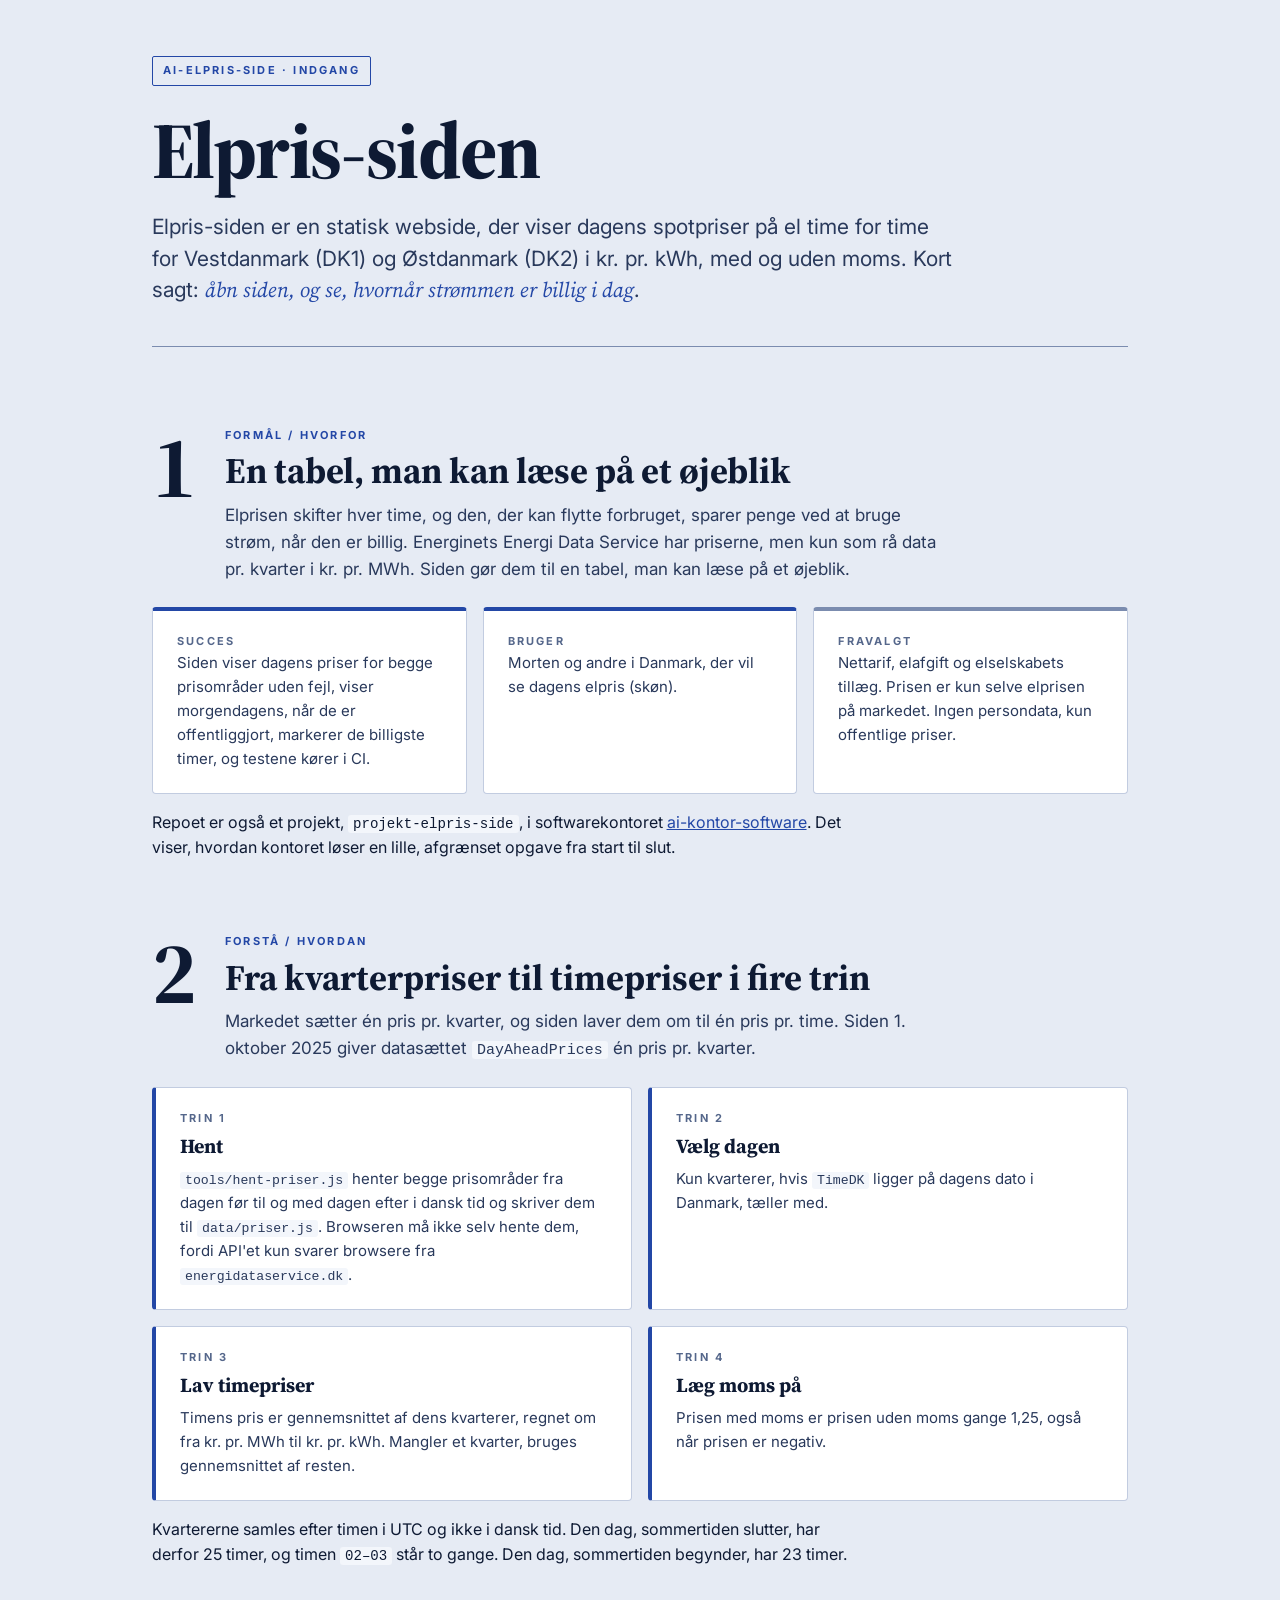
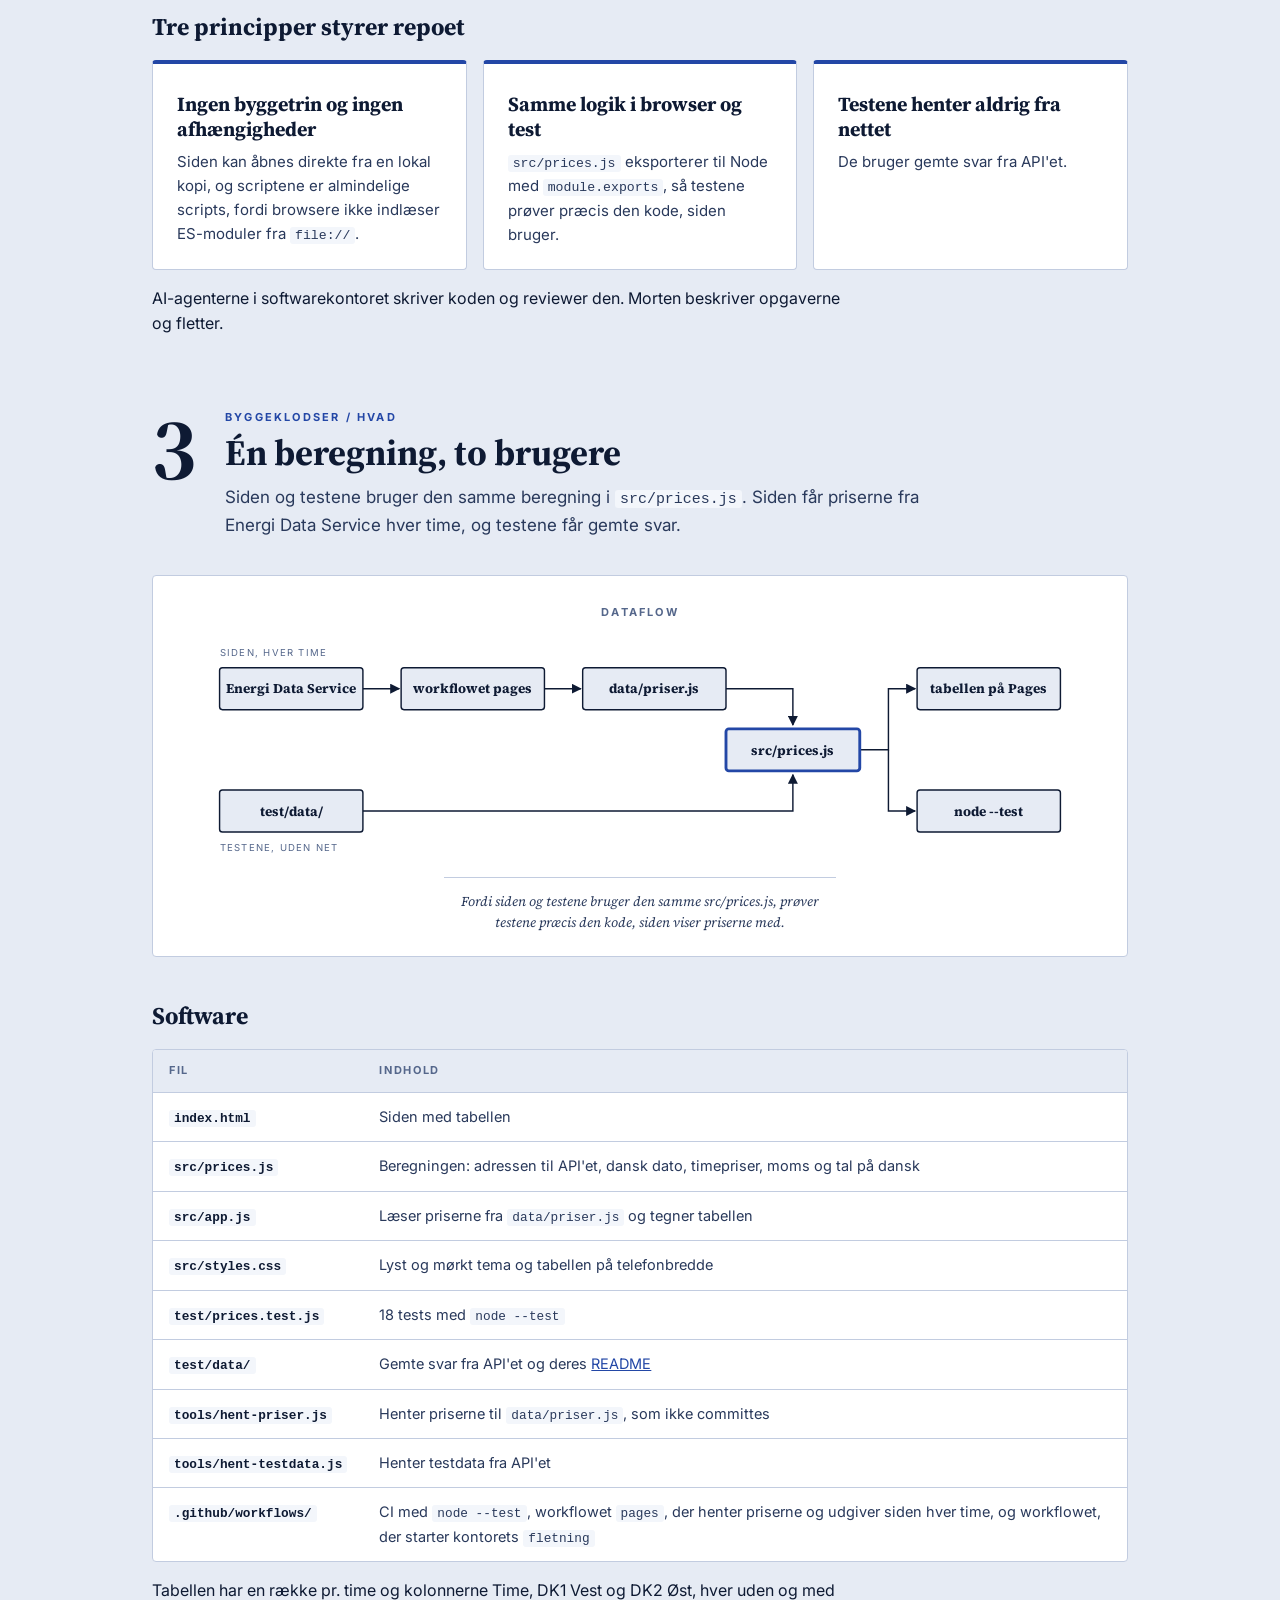
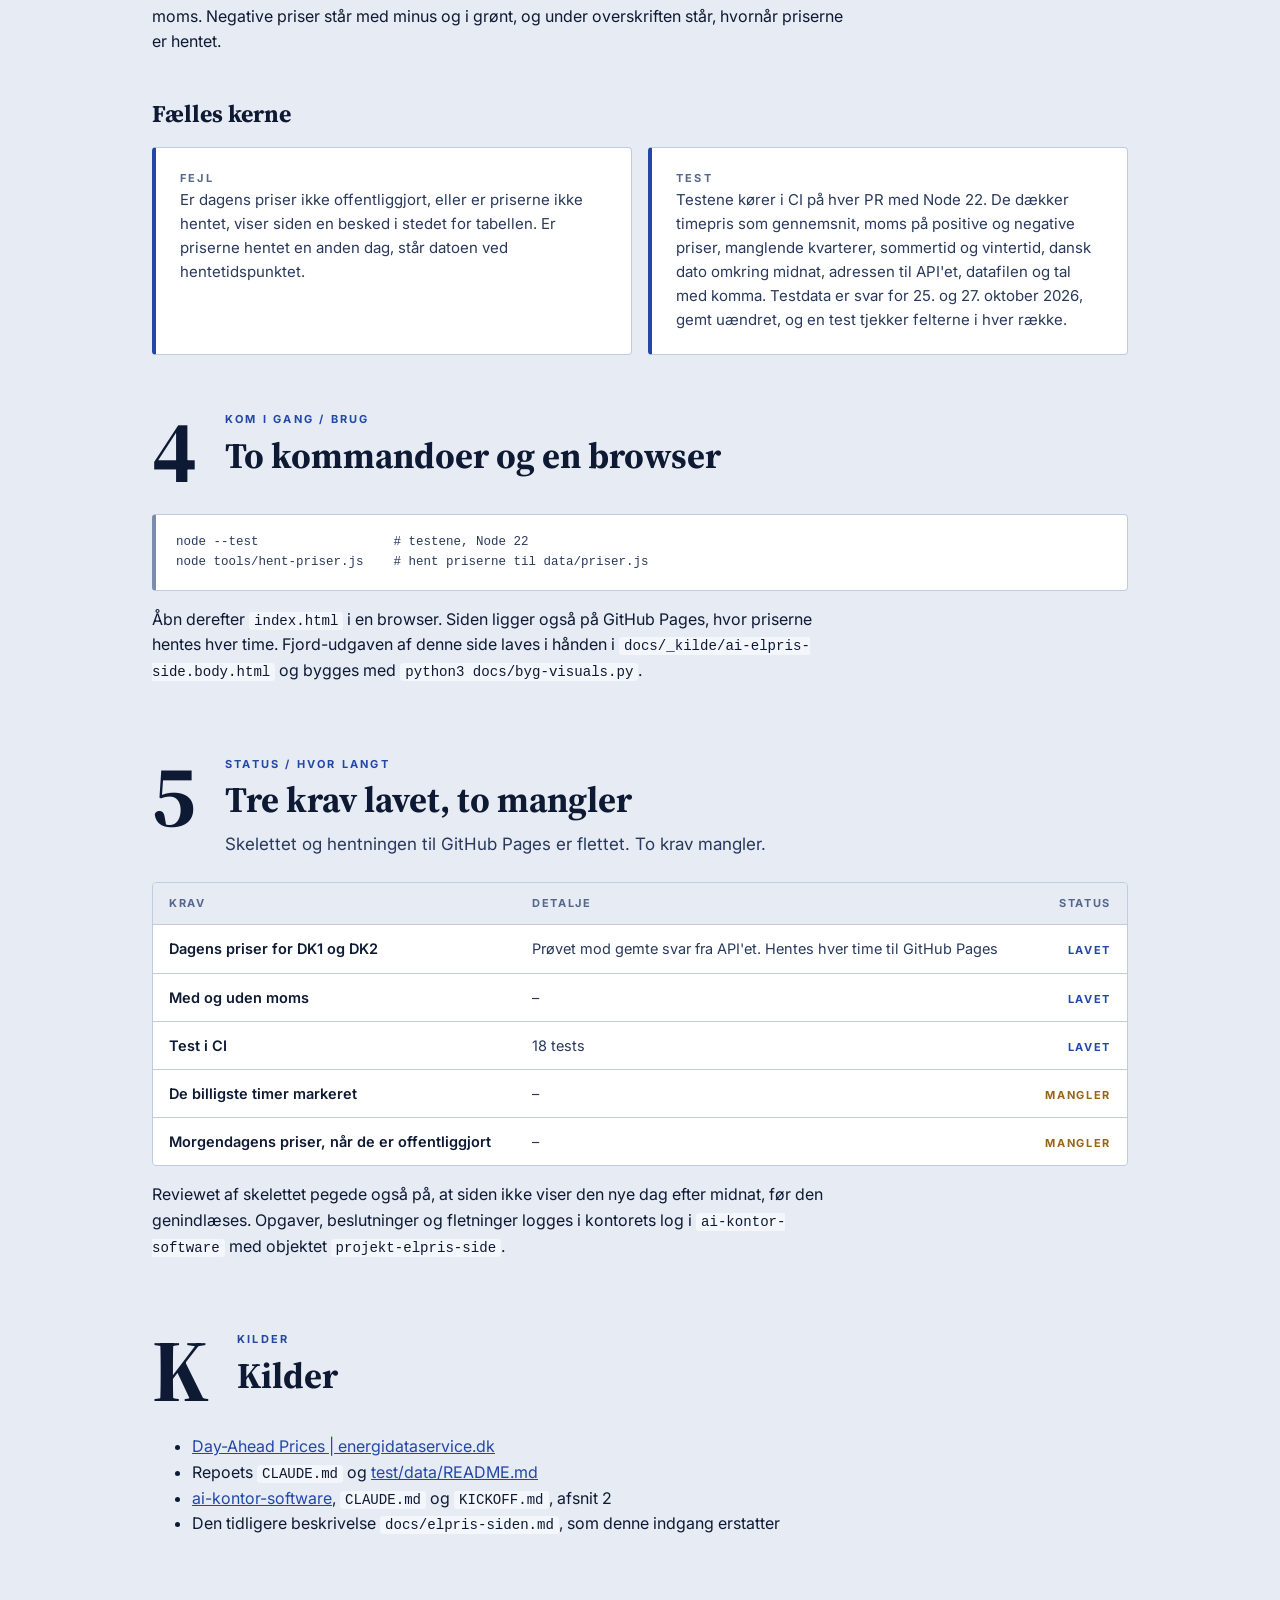
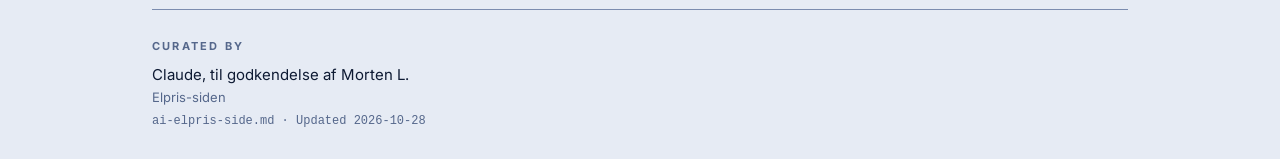
<file: docs/ai-elpris-side-visual.html>
<!doctype html><html lang="da"><head><meta charset="utf-8"><meta name="viewport" content="width=device-width, initial-scale=1">
<title>Elpris-siden</title>
<link rel="preconnect" href="https://fonts.googleapis.com"><link rel="stylesheet" href="https://fonts.googleapis.com/css2?family=Inter:wght@400;500;600;700&family=Source+Serif+4:ital,opsz,wght@0,8..60,400;0,8..60,700;0,8..60,800;1,8..60,400&display=swap">
<style>
/* Fjord: fælles CSS for alle visuelle sider. Indsættes inline af docs/byg-visuals.py (fra M0).
   Layout: hvide papirkort på blågrå bord, serif-overskrifter, én koboltaccent. */
:root {
  --bg: #e6ebf4; --surface: #ffffff; --ink: #0e1a33; --ink-2: #29395b;
  --muted: #55678b; --line: #c2cce0; --line-2: #7b8caf; --accent: #2347a6;
  --green: #2f6b3f; --amber: #9a6412; --red: #8e2424; --code-bg: #f3f6fb;
  --serif: "Source Serif 4", Georgia, "Times New Roman", serif;
  --sans: "Inter", system-ui, -apple-system, "Segoe UI", sans-serif;
  --mono: ui-monospace, "SF Mono", Menlo, Consolas, monospace;
}
@media (prefers-color-scheme: dark) {
  :root:not([data-theme="light"]) {
    --bg: #0b1222; --surface: #131c30; --ink: #e8edf6; --ink-2: #c4cee2;
    --muted: #93a3c3; --line: #2a3756; --line-2: #51638a; --accent: #8ea8ee;
    --green: #74c48b; --amber: #dcaa52; --red: #e58383; --code-bg: #0f1728;
    color-scheme: dark;
  }
}
:root[data-theme="dark"] {
  --bg: #0b1222; --surface: #131c30; --ink: #e8edf6; --ink-2: #c4cee2;
  --muted: #93a3c3; --line: #2a3756; --line-2: #51638a; --accent: #8ea8ee;
  --green: #74c48b; --amber: #dcaa52; --red: #e58383; --code-bg: #0f1728;
  color-scheme: dark;
}

* { box-sizing: border-box; }
body {
  margin: 0; background: var(--bg); color: var(--ink);
  font-family: var(--sans); font-size: 16px; line-height: 1.6;
}
.page {
  max-width: 1040px; margin: 0 auto;
  padding-block: 56px 40px;
  padding-left: max(32px, env(safe-area-inset-left, 0px));
  padding-right: max(32px, env(safe-area-inset-right, 0px));
}
a { color: var(--accent); }
a:focus-visible { outline: 2px solid var(--accent); outline-offset: 2px; }
code { font-family: var(--mono); font-size: 0.88em; background: var(--code-bg); padding: 1px 5px; border-radius: 3px; overflow-wrap: anywhere; }

/* Masthead */
.masthead { padding-bottom: 40px; border-bottom: 1px solid var(--line-2); margin-bottom: 24px; }
.tag {
  display: inline-block; font-size: 11px; font-weight: 700; letter-spacing: 0.2em;
  text-transform: uppercase; color: var(--accent); border: 1px solid var(--accent);
  padding: 5px 10px; border-radius: 2px;
}
h1 {
  font-family: var(--serif); font-weight: 800; font-size: 80px; line-height: 1.02;
  letter-spacing: -0.02em; margin: 24px 0 20px; text-wrap: balance;
}
.standfirst { font-size: 21px; line-height: 1.5; color: var(--ink-2); max-width: 62ch; margin: 0; }
.standfirst em { font-family: var(--serif); font-style: italic; color: var(--accent); }

/* Sektioner */
section { padding-top: 56px; }
.sec-head { display: grid; grid-template-columns: auto 1fr; gap: 28px; align-items: start; margin-bottom: 24px; }
.numeral { font-family: var(--serif); font-weight: 700; font-size: 88px; line-height: 0.9; color: var(--ink); font-variant-numeric: tabular-nums; }
.kicker { font-size: 11px; font-weight: 700; letter-spacing: 0.2em; text-transform: uppercase; color: var(--accent); }
h2 { font-family: var(--serif); font-weight: 700; font-size: 36px; line-height: 1.15; margin: 6px 0 10px; text-wrap: balance; }
.lede { font-size: 17px; color: var(--ink-2); max-width: 66ch; margin: 0; }
h3 { font-family: var(--serif); font-weight: 700; font-size: 24px; margin: 40px 0 14px; }
p { max-width: 70ch; }

/* Kort */
.card { background: var(--surface); border: 1px solid var(--line); border-radius: 4px; padding: 22px 24px; min-width: 0; }
.stripe-top { border-top: 4px solid var(--accent); }
.stripe-top.muted { border-top-color: var(--line-2); }
.stripe-left { border-left: 4px solid var(--accent); }
.card-kicker { font-size: 11px; font-weight: 700; letter-spacing: 0.2em; text-transform: uppercase; color: var(--muted); }
.card h4 { font-family: var(--serif); font-weight: 700; font-size: 20px; margin: 6px 0 8px; line-height: 1.25; }
.card p { margin: 0; font-size: 15px; color: var(--ink-2); }
.grid-3 { display: grid; grid-template-columns: repeat(3, minmax(0, 1fr)); gap: 16px; }
.grid-2 { display: grid; grid-template-columns: repeat(2, minmax(0, 1fr)); gap: 16px; }

/* Nummereret spørgsmålsliste */
ol.questions { list-style: none; counter-reset: q; padding: 0; margin: 0; display: grid; gap: 12px; }
ol.questions li { counter-increment: q; display: grid; grid-template-columns: 56px 1fr; gap: 12px; align-items: baseline; }
ol.questions li::before { content: counter(q, decimal-leading-zero); font-family: var(--serif); font-weight: 700; font-size: 28px; color: var(--accent); font-variant-numeric: tabular-nums; }

/* Tabeller */
.table-wrap { overflow-x: auto; background: var(--surface); border: 1px solid var(--line); border-radius: 4px; }
table { width: 100%; border-collapse: collapse; font-size: 14.5px; }
th { background: var(--bg); text-align: left; font-size: 11px; font-weight: 700; letter-spacing: 0.15em; text-transform: uppercase; color: var(--muted); padding: 12px 16px; }
td { padding: 12px 16px; border-top: 1px solid var(--line); vertical-align: top; color: var(--ink-2); }
td:first-child { color: var(--ink); font-weight: 600; white-space: nowrap; }
.chip { font-size: 11px; font-weight: 700; letter-spacing: 0.15em; text-transform: uppercase; color: var(--accent); white-space: nowrap; }
.chip.amber { color: var(--amber); }
td.chip-cell { text-align: right; }

/* Tidslinje */
.timeline { display: grid; grid-template-columns: repeat(auto-fit, minmax(160px, 1fr)); gap: 16px; }
.timeline .date { font-family: var(--serif); font-weight: 800; font-size: 40px; color: var(--accent); line-height: 1; }
.timeline .when { font-family: var(--serif); font-style: italic; color: var(--ink-2); margin: 6px 0 10px; }

/* Kode */
pre {
  background: var(--surface); border: 1px solid var(--line); border-left: 4px solid var(--line-2);
  border-radius: 4px; padding: 18px 20px; overflow-x: auto; font-family: var(--mono);
  font-size: 12.5px; line-height: 1.55; color: var(--ink-2); margin: 0;
}

/* Figur */
.figure { margin: 36px 0 8px; padding: 28px 24px 22px; background: var(--surface); border: 1px solid var(--line); border-radius: 4px; }
.figure .fig-label { font-size: 11px; font-weight: 700; letter-spacing: 0.2em; text-transform: uppercase; color: var(--muted); text-align: center; margin-bottom: 18px; font-family: var(--sans); }
.figure .diagram-scroll { overflow-x: auto; }
.figure .diagram { display: block; margin: 0 auto; width: 100%; max-width: 860px; height: auto; }
.figure figcaption { margin: 18px auto 0; padding-top: 14px; border-top: 1px solid var(--line); font-size: 13.5px; font-style: italic; font-family: var(--serif); color: var(--ink-2); text-align: center; max-width: 56ch; line-height: 1.55; }
.diagram .node rect { fill: var(--bg); stroke: var(--ink); stroke-width: 1.5; }
.diagram .node.hl rect { stroke: var(--accent); stroke-width: 3; }
.diagram .node text { font-family: var(--serif); font-weight: 700; font-size: 14px; fill: var(--ink); }
.diagram .edge { stroke: var(--ink); stroke-width: 1.5; fill: none; }
.diagram .edge.hl { stroke: var(--accent); stroke-width: 3; }
.diagram .elabel { font-family: var(--sans); font-size: 10px; letter-spacing: 0.13em; text-transform: uppercase; fill: var(--muted); }
.diagram .elabel.hl { fill: var(--accent); }
.diagram .arrow { fill: var(--ink); }
.diagram .arrow.hl { fill: var(--accent); }

/* Fod */
footer { margin-top: 72px; padding-top: 28px; border-top: 1px solid var(--line-2); display: grid; grid-template-columns: 1fr 1fr; gap: 32px; }
.f-label { font-size: 11px; font-weight: 700; letter-spacing: 0.2em; text-transform: uppercase; color: var(--muted); margin-bottom: 8px; }
.f-content { font-size: 15px; color: var(--ink); }
.f-content em { font-family: var(--serif); }
.f-sub, .f-path { font-size: 13px; color: var(--muted); }
.f-path { font-family: var(--mono); font-size: 12px; margin-top: 4px; }

@media (max-width: 760px) {
  .page { padding-left: max(16px, env(safe-area-inset-left, 0px)); padding-right: max(16px, env(safe-area-inset-right, 0px)); padding-block: 32px 32px; }
  h1 { font-size: 52px; overflow-wrap: break-word; hyphens: auto; }
  .numeral { font-size: 64px; }
  .sec-head { grid-template-columns: 1fr; gap: 4px; }
  .grid-3, .grid-2, footer { grid-template-columns: 1fr; }
  td:first-child { white-space: normal; }
  table.stack thead { display: none; }
  table.stack, table.stack tbody, table.stack tr, table.stack td { display: block; width: 100%; }
  table.stack tr { border-top: 1px solid var(--line); padding: 10px 0; }
  table.stack td { border-top: 0; padding: 4px 16px; }
  table.stack td.chip-cell { text-align: left; }
  table.stack td[data-label]::before { content: attr(data-label); display: block; font-size: 10px; font-weight: 700; letter-spacing: 0.15em; text-transform: uppercase; color: var(--muted); margin-top: 4px; }
  .figure .diagram { min-width: 640px; }
  ol.questions li { grid-template-columns: 44px 1fr; }
}
@media (prefers-reduced-motion: reduce) { * { transition: none !important; } }
</style></head><body>
<div class="page">
<header class="masthead">
  <span class="tag">ai-elpris-side · indgang</span>
  <h1>Elpris-siden</h1>
  <p class="standfirst">Elpris-siden er en statisk webside, der viser dagens spotpriser på el time for time for Vestdanmark (DK1) og Østdanmark (DK2) i kr. pr. kWh, med og uden moms. Kort sagt: <em>åbn siden, og se, hvornår strømmen er billig i dag</em>.</p>
</header>

<section id="formaal">
  <div class="sec-head"><div class="numeral">1</div><div>
    <div class="kicker">Formål / Hvorfor</div><h2>En tabel, man kan læse på et øjeblik</h2>
    <p class="lede">Elprisen skifter hver time, og den, der kan flytte forbruget, sparer penge ved at bruge strøm, når den er billig. Energinets Energi Data Service har priserne, men kun som rå data pr. kvarter i kr. pr. MWh. Siden gør dem til en tabel, man kan læse på et øjeblik.</p>
  </div></div>
  <div class="grid-3">
    <div class="card stripe-top"><div class="card-kicker">Succes</div><p>Siden viser dagens priser for begge prisområder uden fejl, viser morgendagens, når de er offentliggjort, markerer de billigste timer, og testene kører i CI.</p></div>
    <div class="card stripe-top"><div class="card-kicker">Bruger</div><p>Morten og andre i Danmark, der vil se dagens elpris (skøn).</p></div>
    <div class="card stripe-top muted"><div class="card-kicker">Fravalgt</div><p>Nettarif, elafgift og elselskabets tillæg. Prisen er kun selve elprisen på markedet. Ingen persondata, kun offentlige priser.</p></div>
  </div>
  <p>Repoet er også et projekt, <code>projekt-elpris-side</code>, i softwarekontoret <a href="https://github.com/mortenlorenzen/ai-kontor-software">ai-kontor-software</a>. Det viser, hvordan kontoret løser en lille, afgrænset opgave fra start til slut.</p>
</section>

<section id="forstaa">
  <div class="sec-head"><div class="numeral">2</div><div>
    <div class="kicker">Forstå / Hvordan</div><h2>Fra kvarterpriser til timepriser i fire trin</h2>
    <p class="lede">Markedet sætter én pris pr. kvarter, og siden laver dem om til én pris pr. time. Siden 1. oktober 2025 giver datasættet <code>DayAheadPrices</code> én pris pr. kvarter.</p>
  </div></div>
  <div class="grid-2">
    <div class="card stripe-left"><div class="card-kicker">Trin 1</div><h4>Hent</h4><p><code>tools/hent-priser.js</code> henter begge prisområder fra dagen før til og med dagen efter i dansk tid og skriver dem til <code>data/priser.js</code>. Browseren må ikke selv hente dem, fordi API'et kun svarer browsere fra <code>energidataservice.dk</code>.</p></div>
    <div class="card stripe-left"><div class="card-kicker">Trin 2</div><h4>Vælg dagen</h4><p>Kun kvarterer, hvis <code>TimeDK</code> ligger på dagens dato i Danmark, tæller med.</p></div>
    <div class="card stripe-left"><div class="card-kicker">Trin 3</div><h4>Lav timepriser</h4><p>Timens pris er gennemsnittet af dens kvarterer, regnet om fra kr. pr. MWh til kr. pr. kWh. Mangler et kvarter, bruges gennemsnittet af resten.</p></div>
    <div class="card stripe-left"><div class="card-kicker">Trin 4</div><h4>Læg moms på</h4><p>Prisen med moms er prisen uden moms gange 1,25, også når prisen er negativ.</p></div>
  </div>
  <p>Kvartererne samles efter timen i UTC og ikke i dansk tid. Den dag, sommertiden slutter, har derfor 25 timer, og timen <code>02–03</code> står to gange. Den dag, sommertiden begynder, har 23 timer.</p>

  <h3>Tre principper styrer repoet</h3>
  <div class="grid-3">
    <div class="card stripe-top"><h4>Ingen byggetrin og ingen afhængigheder</h4><p>Siden kan åbnes direkte fra en lokal kopi, og scriptene er almindelige scripts, fordi browsere ikke indlæser ES-moduler fra <code>file://</code>.</p></div>
    <div class="card stripe-top"><h4>Samme logik i browser og test</h4><p><code>src/prices.js</code> eksporterer til Node med <code>module.exports</code>, så testene prøver præcis den kode, siden bruger.</p></div>
    <div class="card stripe-top"><h4>Testene henter aldrig fra nettet</h4><p>De bruger gemte svar fra API'et.</p></div>
  </div>
  <p>AI-agenterne i softwarekontoret skriver koden og reviewer den. Morten beskriver opgaverne og fletter.</p>
</section>

<section id="byggeklodser">
  <div class="sec-head"><div class="numeral">3</div><div>
    <div class="kicker">Byggeklodser / Hvad</div><h2>Én beregning, to brugere</h2>
    <p class="lede">Siden og testene bruger den samme beregning i <code>src/prices.js</code>. Siden får priserne fra Energi Data Service hver time, og testene får gemte svar.</p>
  </div></div>

  <figure class="figure">
    <div class="fig-label">Dataflow</div>
    <div class="diagram-scroll"><svg class="diagram" viewBox="0 0 900 230" role="img" aria-label="Energi Data Service går via workflowet pages og data/priser.js til src/prices.js, som tegner tabellen. Gemte svar i test/data går til den samme src/prices.js, som node --test prøver">
      <defs>
        <marker id="a" viewBox="0 0 10 10" refX="9" refY="5" markerWidth="7" markerHeight="7" orient="auto-start-reverse"><path class="arrow" d="M0,0 L10,5 L0,10 z"/></marker>
      </defs>
      <text class="elabel" x="10" y="18">siden, hver time</text>
      <text class="elabel" x="10" y="222">testene, uden net</text>
      <path class="edge" d="M160,52 L198,52" marker-end="url(#a)"/>
      <path class="edge" d="M350,52 L388,52" marker-end="url(#a)"/>
      <path class="edge" d="M540,52 L610,52 L610,90" marker-end="url(#a)"/>
      <path class="edge" d="M160,180 L610,180 L610,142" marker-end="url(#a)"/>
      <path class="edge" d="M680,116 L710,116 L710,52 L738,52" marker-end="url(#a)"/>
      <path class="edge" d="M710,116 L710,180 L738,180" marker-end="url(#a)"/>
      <g class="node"><rect x="10" y="30" width="150" height="44" rx="3"/><text x="85" y="57" text-anchor="middle">Energi Data Service</text></g>
      <g class="node"><rect x="200" y="30" width="150" height="44" rx="3"/><text x="275" y="57" text-anchor="middle">workflowet pages</text></g>
      <g class="node"><rect x="390" y="30" width="150" height="44" rx="3"/><text x="465" y="57" text-anchor="middle">data/priser.js</text></g>
      <g class="node hl"><rect x="540" y="94" width="140" height="44" rx="3"/><text x="610" y="121" text-anchor="middle">src/prices.js</text></g>
      <g class="node"><rect x="740" y="30" width="150" height="44" rx="3"/><text x="815" y="57" text-anchor="middle">tabellen på Pages</text></g>
      <g class="node"><rect x="10" y="158" width="150" height="44" rx="3"/><text x="85" y="185" text-anchor="middle">test/data/</text></g>
      <g class="node"><rect x="740" y="158" width="150" height="44" rx="3"/><text x="815" y="185" text-anchor="middle">node --test</text></g>
    </svg></div>
    <figcaption>Fordi siden og testene bruger den samme src/prices.js, prøver testene præcis den kode, siden viser priserne med.</figcaption>
  </figure>

  <h3>Software</h3>
  <div class="table-wrap"><table class="stack">
    <thead><tr><th>Fil</th><th>Indhold</th></tr></thead>
    <tbody>
      <tr><td><code>index.html</code></td><td data-label="Indhold">Siden med tabellen</td></tr>
      <tr><td><code>src/prices.js</code></td><td data-label="Indhold">Beregningen: adressen til API'et, dansk dato, timepriser, moms og tal på dansk</td></tr>
      <tr><td><code>src/app.js</code></td><td data-label="Indhold">Læser priserne fra <code>data/priser.js</code> og tegner tabellen</td></tr>
      <tr><td><code>src/styles.css</code></td><td data-label="Indhold">Lyst og mørkt tema og tabellen på telefonbredde</td></tr>
      <tr><td><code>test/prices.test.js</code></td><td data-label="Indhold">18 tests med <code>node --test</code></td></tr>
      <tr><td><code>test/data/</code></td><td data-label="Indhold">Gemte svar fra API'et og deres <a href="../test/data/README.md">README</a></td></tr>
      <tr><td><code>tools/hent-priser.js</code></td><td data-label="Indhold">Henter priserne til <code>data/priser.js</code>, som ikke committes</td></tr>
      <tr><td><code>tools/hent-testdata.js</code></td><td data-label="Indhold">Henter testdata fra API'et</td></tr>
      <tr><td><code>.github/workflows/</code></td><td data-label="Indhold">CI med <code>node --test</code>, workflowet <code>pages</code>, der henter priserne og udgiver siden hver time, og workflowet, der starter kontorets <code>fletning</code></td></tr>
    </tbody>
  </table></div>
  <p>Tabellen har en række pr. time og kolonnerne Time, DK1 Vest og DK2 Øst, hver uden og med moms. Negative priser står med minus og i grønt, og under overskriften står, hvornår priserne er hentet.</p>

  <h3>Fælles kerne</h3>
  <div class="grid-2">
    <div class="card stripe-left"><div class="card-kicker">Fejl</div><p>Er dagens priser ikke offentliggjort, eller er priserne ikke hentet, viser siden en besked i stedet for tabellen. Er priserne hentet en anden dag, står datoen ved hentetidspunktet.</p></div>
    <div class="card stripe-left"><div class="card-kicker">Test</div><p>Testene kører i CI på hver PR med Node 22. De dækker timepris som gennemsnit, moms på positive og negative priser, manglende kvarterer, sommertid og vintertid, dansk dato omkring midnat, adressen til API'et, datafilen og tal med komma. Testdata er svar for 25. og 27. oktober 2026, gemt uændret, og en test tjekker felterne i hver række.</p></div>
  </div>
</section>

<section id="kom-i-gang">
  <div class="sec-head"><div class="numeral">4</div><div>
    <div class="kicker">Kom i gang / Brug</div><h2>To kommandoer og en browser</h2>
  </div></div>
<pre>node --test                  # testene, Node 22
node tools/hent-priser.js    # hent priserne til data/priser.js</pre>
  <p>Åbn derefter <code>index.html</code> i en browser. Siden ligger også på GitHub Pages, hvor priserne hentes hver time. Fjord-udgaven af denne side laves i hånden i <code>docs/_kilde/ai-elpris-side.body.html</code> og bygges med <code>python3 docs/byg-visuals.py</code>.</p>
</section>

<section id="status">
  <div class="sec-head"><div class="numeral">5</div><div>
    <div class="kicker">Status / Hvor langt</div><h2>Tre krav lavet, to mangler</h2>
    <p class="lede">Skelettet og hentningen til GitHub Pages er flettet. To krav mangler.</p>
  </div></div>
  <div class="table-wrap"><table class="stack">
    <thead><tr><th>Krav</th><th>Detalje</th><th style="text-align:right">Status</th></tr></thead>
    <tbody>
      <tr><td>Dagens priser for DK1 og DK2</td><td data-label="Detalje">Prøvet mod gemte svar fra API'et. Hentes hver time til GitHub Pages</td><td class="chip-cell" data-label="Status"><span class="chip">lavet</span></td></tr>
      <tr><td>Med og uden moms</td><td data-label="Detalje">–</td><td class="chip-cell" data-label="Status"><span class="chip">lavet</span></td></tr>
      <tr><td>Test i CI</td><td data-label="Detalje">18 tests</td><td class="chip-cell" data-label="Status"><span class="chip">lavet</span></td></tr>
      <tr><td>De billigste timer markeret</td><td data-label="Detalje">–</td><td class="chip-cell" data-label="Status"><span class="chip amber">mangler</span></td></tr>
      <tr><td>Morgendagens priser, når de er offentliggjort</td><td data-label="Detalje">–</td><td class="chip-cell" data-label="Status"><span class="chip amber">mangler</span></td></tr>
    </tbody>
  </table></div>
  <p>Reviewet af skelettet pegede også på, at siden ikke viser den nye dag efter midnat, før den genindlæses. Opgaver, beslutninger og fletninger logges i kontorets log i <code>ai-kontor-software</code> med objektet <code>projekt-elpris-side</code>.</p>
</section>

<section id="kilder">
  <div class="sec-head"><div class="numeral">K</div><div>
    <div class="kicker">Kilder</div><h2>Kilder</h2>
  </div></div>
  <ul>
    <li><a href="https://www.energidataservice.dk/tso-electricity/DayAheadPrices">Day-Ahead Prices | energidataservice.dk</a></li>
    <li>Repoets <code>CLAUDE.md</code> og <a href="../test/data/README.md">test/data/README.md</a></li>
    <li><a href="https://github.com/mortenlorenzen/ai-kontor-software">ai-kontor-software</a>, <code>CLAUDE.md</code> og <code>KICKOFF.md</code>, afsnit 2</li>
    <li>Den tidligere beskrivelse <code>docs/elpris-siden.md</code>, som denne indgang erstatter</li>
  </ul>
</section>

<footer>
  <div>
    <div class="f-label">Curated by</div>
    <div class="f-content">
      Claude, til godkendelse af Morten L.
      <div class="f-sub">Elpris-siden</div>
      <div class="f-path">ai-elpris-side.md · Updated 2026-10-28</div>
    </div>
  </div>
</footer>
</div>
</body></html>
</file>
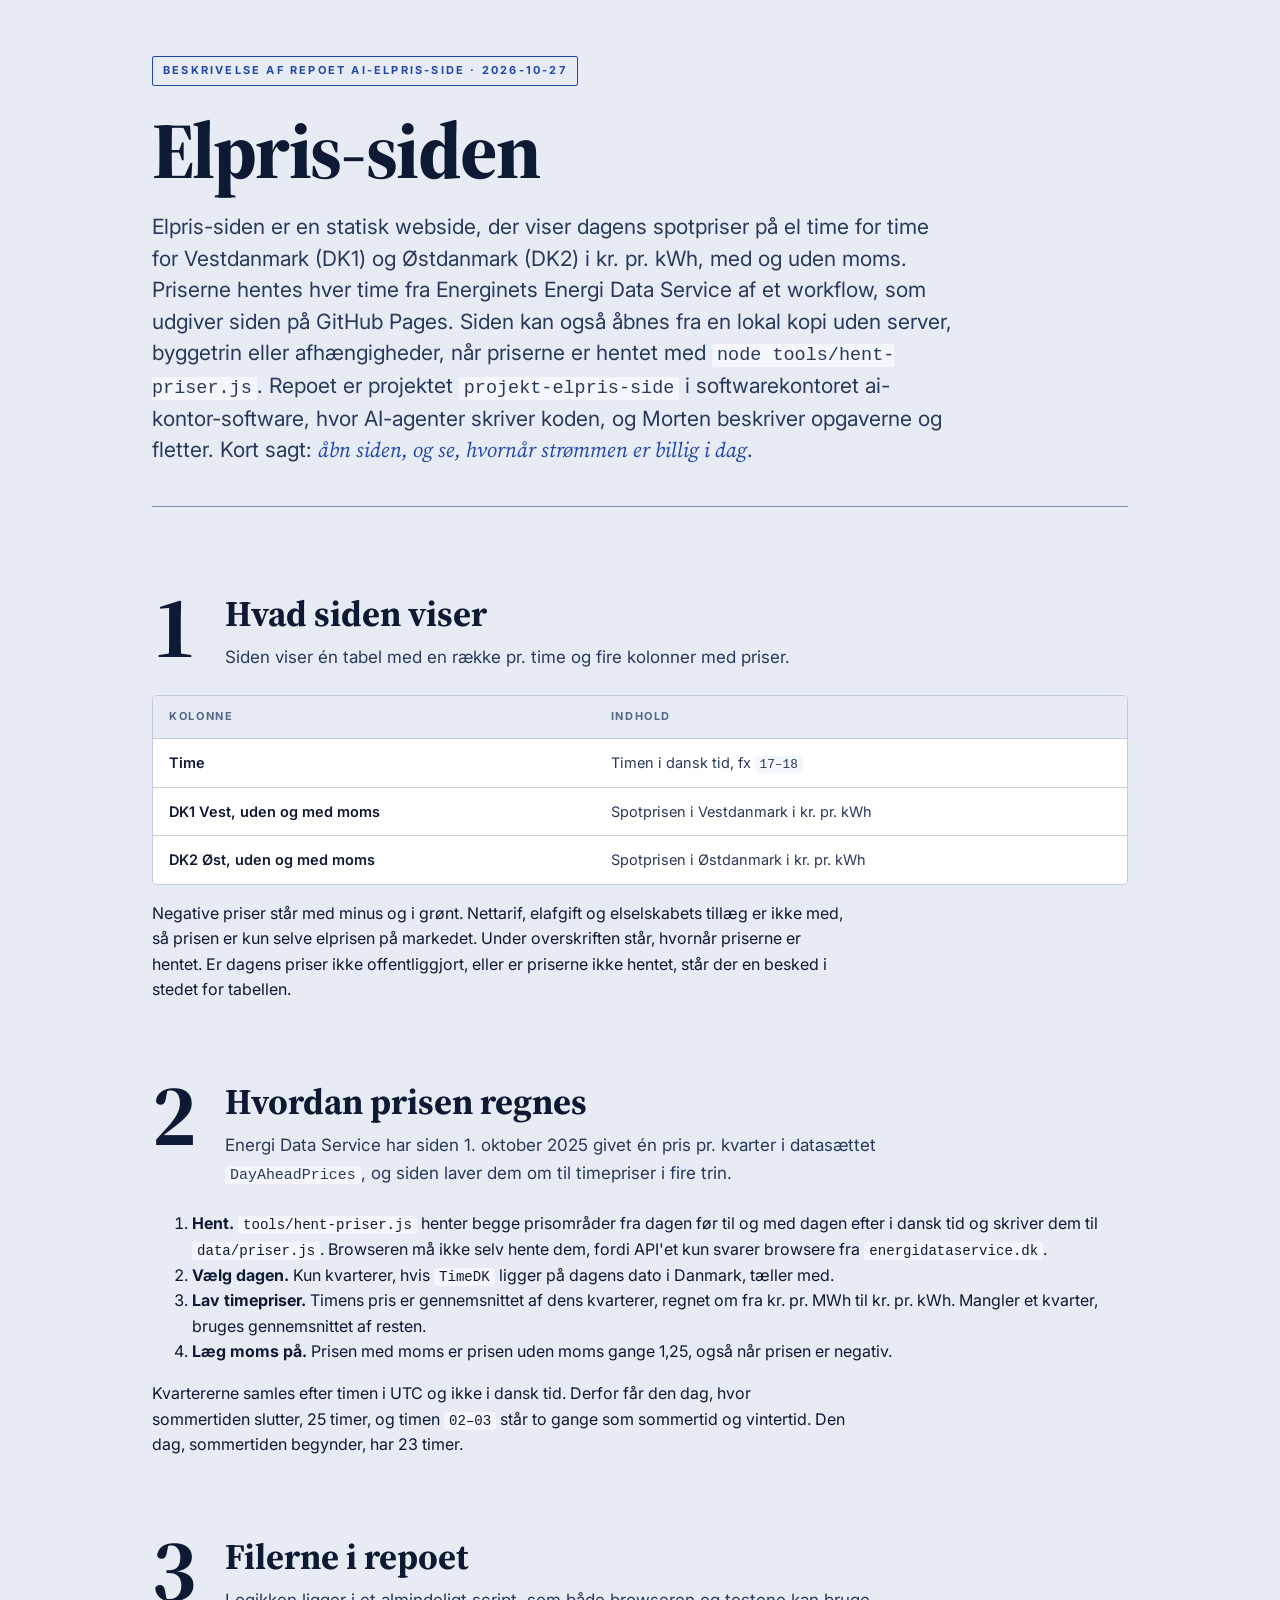
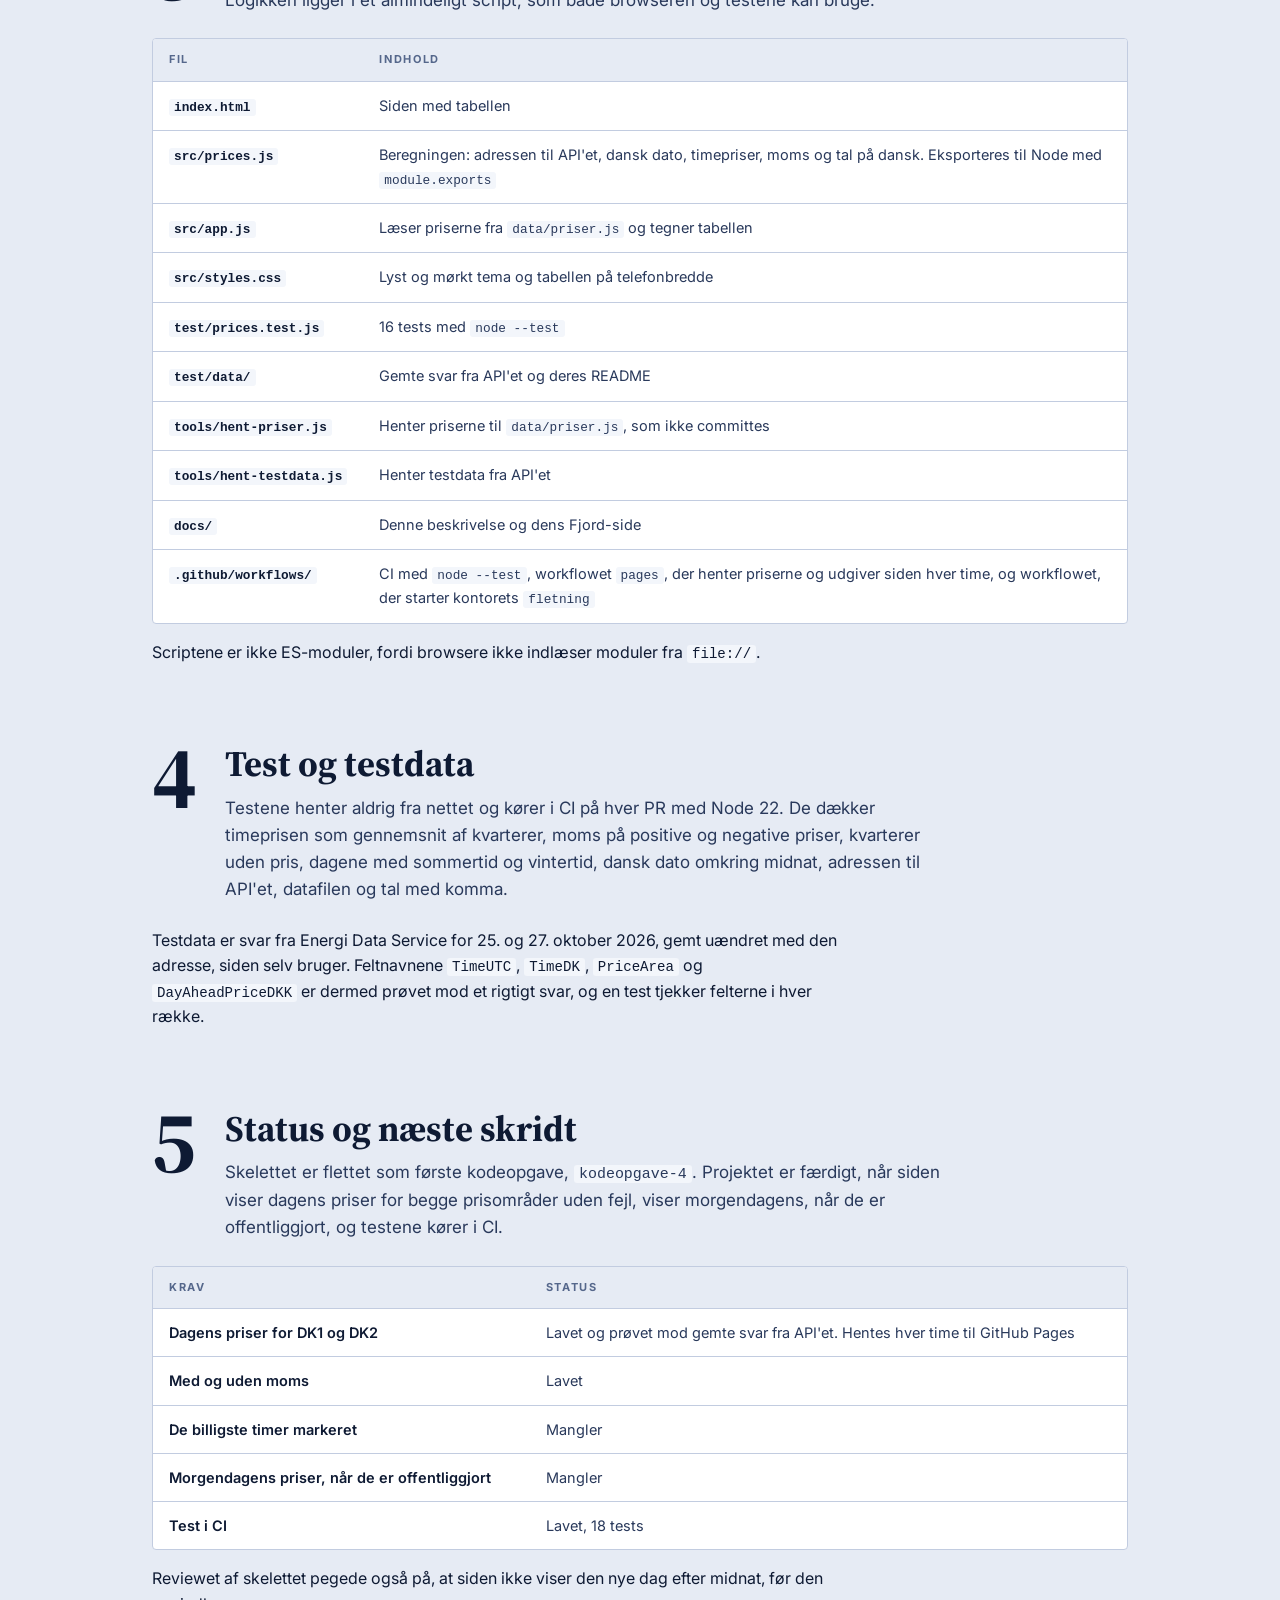
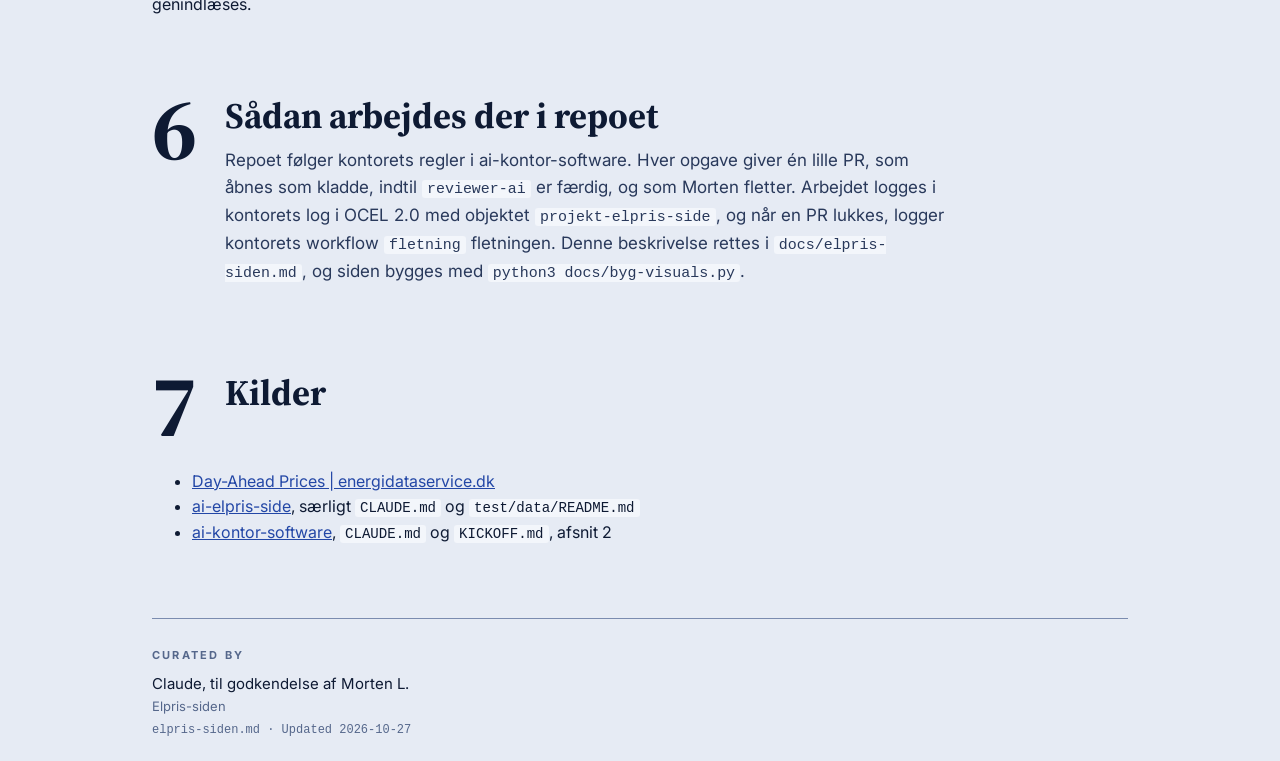
<file: docs/elpris-siden-visual.html>
<!doctype html><html lang="da"><head><meta charset="utf-8"><meta name="viewport" content="width=device-width, initial-scale=1">
<title>Elpris-siden</title>
<link rel="preconnect" href="https://fonts.googleapis.com"><link rel="stylesheet" href="https://fonts.googleapis.com/css2?family=Inter:wght@400;500;600;700&family=Source+Serif+4:ital,opsz,wght@0,8..60,400;0,8..60,700;0,8..60,800;1,8..60,400&display=swap">
<style>
/* Fjord: fælles CSS for alle visuelle sider. Indsættes inline af docs/byg-visuals.py (fra M0).
   Layout: hvide papirkort på blågrå bord, serif-overskrifter, én koboltaccent. */
:root {
  --bg: #e6ebf4; --surface: #ffffff; --ink: #0e1a33; --ink-2: #29395b;
  --muted: #55678b; --line: #c2cce0; --line-2: #7b8caf; --accent: #2347a6;
  --green: #2f6b3f; --amber: #9a6412; --red: #8e2424; --code-bg: #f3f6fb;
  --serif: "Source Serif 4", Georgia, "Times New Roman", serif;
  --sans: "Inter", system-ui, -apple-system, "Segoe UI", sans-serif;
  --mono: ui-monospace, "SF Mono", Menlo, Consolas, monospace;
}
@media (prefers-color-scheme: dark) {
  :root:not([data-theme="light"]) {
    --bg: #0b1222; --surface: #131c30; --ink: #e8edf6; --ink-2: #c4cee2;
    --muted: #93a3c3; --line: #2a3756; --line-2: #51638a; --accent: #8ea8ee;
    --green: #74c48b; --amber: #dcaa52; --red: #e58383; --code-bg: #0f1728;
    color-scheme: dark;
  }
}
:root[data-theme="dark"] {
  --bg: #0b1222; --surface: #131c30; --ink: #e8edf6; --ink-2: #c4cee2;
  --muted: #93a3c3; --line: #2a3756; --line-2: #51638a; --accent: #8ea8ee;
  --green: #74c48b; --amber: #dcaa52; --red: #e58383; --code-bg: #0f1728;
  color-scheme: dark;
}

* { box-sizing: border-box; }
body {
  margin: 0; background: var(--bg); color: var(--ink);
  font-family: var(--sans); font-size: 16px; line-height: 1.6;
}
.page {
  max-width: 1040px; margin: 0 auto;
  padding-block: 56px 40px;
  padding-left: max(32px, env(safe-area-inset-left, 0px));
  padding-right: max(32px, env(safe-area-inset-right, 0px));
}
a { color: var(--accent); }
a:focus-visible { outline: 2px solid var(--accent); outline-offset: 2px; }
code { font-family: var(--mono); font-size: 0.88em; background: var(--code-bg); padding: 1px 5px; border-radius: 3px; overflow-wrap: anywhere; }

/* Masthead */
.masthead { padding-bottom: 40px; border-bottom: 1px solid var(--line-2); margin-bottom: 24px; }
.tag {
  display: inline-block; font-size: 11px; font-weight: 700; letter-spacing: 0.2em;
  text-transform: uppercase; color: var(--accent); border: 1px solid var(--accent);
  padding: 5px 10px; border-radius: 2px;
}
h1 {
  font-family: var(--serif); font-weight: 800; font-size: 80px; line-height: 1.02;
  letter-spacing: -0.02em; margin: 24px 0 20px; text-wrap: balance;
}
.standfirst { font-size: 21px; line-height: 1.5; color: var(--ink-2); max-width: 62ch; margin: 0; }
.standfirst em { font-family: var(--serif); font-style: italic; color: var(--accent); }

/* Sektioner */
section { padding-top: 56px; }
.sec-head { display: grid; grid-template-columns: auto 1fr; gap: 28px; align-items: start; margin-bottom: 24px; }
.numeral { font-family: var(--serif); font-weight: 700; font-size: 88px; line-height: 0.9; color: var(--ink); font-variant-numeric: tabular-nums; }
.kicker { font-size: 11px; font-weight: 700; letter-spacing: 0.2em; text-transform: uppercase; color: var(--accent); }
h2 { font-family: var(--serif); font-weight: 700; font-size: 36px; line-height: 1.15; margin: 6px 0 10px; text-wrap: balance; }
.lede { font-size: 17px; color: var(--ink-2); max-width: 66ch; margin: 0; }
h3 { font-family: var(--serif); font-weight: 700; font-size: 24px; margin: 40px 0 14px; }
p { max-width: 70ch; }

/* Kort */
.card { background: var(--surface); border: 1px solid var(--line); border-radius: 4px; padding: 22px 24px; min-width: 0; }
.stripe-top { border-top: 4px solid var(--accent); }
.stripe-top.muted { border-top-color: var(--line-2); }
.stripe-left { border-left: 4px solid var(--accent); }
.card-kicker { font-size: 11px; font-weight: 700; letter-spacing: 0.2em; text-transform: uppercase; color: var(--muted); }
.card h4 { font-family: var(--serif); font-weight: 700; font-size: 20px; margin: 6px 0 8px; line-height: 1.25; }
.card p { margin: 0; font-size: 15px; color: var(--ink-2); }
.grid-3 { display: grid; grid-template-columns: repeat(3, minmax(0, 1fr)); gap: 16px; }
.grid-2 { display: grid; grid-template-columns: repeat(2, minmax(0, 1fr)); gap: 16px; }

/* Nummereret spørgsmålsliste */
ol.questions { list-style: none; counter-reset: q; padding: 0; margin: 0; display: grid; gap: 12px; }
ol.questions li { counter-increment: q; display: grid; grid-template-columns: 56px 1fr; gap: 12px; align-items: baseline; }
ol.questions li::before { content: counter(q, decimal-leading-zero); font-family: var(--serif); font-weight: 700; font-size: 28px; color: var(--accent); font-variant-numeric: tabular-nums; }

/* Tabeller */
.table-wrap { overflow-x: auto; background: var(--surface); border: 1px solid var(--line); border-radius: 4px; }
table { width: 100%; border-collapse: collapse; font-size: 14.5px; }
th { background: var(--bg); text-align: left; font-size: 11px; font-weight: 700; letter-spacing: 0.15em; text-transform: uppercase; color: var(--muted); padding: 12px 16px; }
td { padding: 12px 16px; border-top: 1px solid var(--line); vertical-align: top; color: var(--ink-2); }
td:first-child { color: var(--ink); font-weight: 600; white-space: nowrap; }
.chip { font-size: 11px; font-weight: 700; letter-spacing: 0.15em; text-transform: uppercase; color: var(--accent); white-space: nowrap; }
.chip.amber { color: var(--amber); }
td.chip-cell { text-align: right; }

/* Tidslinje */
.timeline { display: grid; grid-template-columns: repeat(auto-fit, minmax(160px, 1fr)); gap: 16px; }
.timeline .date { font-family: var(--serif); font-weight: 800; font-size: 40px; color: var(--accent); line-height: 1; }
.timeline .when { font-family: var(--serif); font-style: italic; color: var(--ink-2); margin: 6px 0 10px; }

/* Kode */
pre {
  background: var(--surface); border: 1px solid var(--line); border-left: 4px solid var(--line-2);
  border-radius: 4px; padding: 18px 20px; overflow-x: auto; font-family: var(--mono);
  font-size: 12.5px; line-height: 1.55; color: var(--ink-2); margin: 0;
}

/* Figur */
.figure { margin: 36px 0 8px; padding: 28px 24px 22px; background: var(--surface); border: 1px solid var(--line); border-radius: 4px; }
.figure .fig-label { font-size: 11px; font-weight: 700; letter-spacing: 0.2em; text-transform: uppercase; color: var(--muted); text-align: center; margin-bottom: 18px; font-family: var(--sans); }
.figure .diagram-scroll { overflow-x: auto; }
.figure .diagram { display: block; margin: 0 auto; width: 100%; max-width: 860px; height: auto; }
.figure figcaption { margin: 18px auto 0; padding-top: 14px; border-top: 1px solid var(--line); font-size: 13.5px; font-style: italic; font-family: var(--serif); color: var(--ink-2); text-align: center; max-width: 56ch; line-height: 1.55; }
.diagram .node rect { fill: var(--bg); stroke: var(--ink); stroke-width: 1.5; }
.diagram .node.hl rect { stroke: var(--accent); stroke-width: 3; }
.diagram .node text { font-family: var(--serif); font-weight: 700; font-size: 14px; fill: var(--ink); }
.diagram .edge { stroke: var(--ink); stroke-width: 1.5; fill: none; }
.diagram .edge.hl { stroke: var(--accent); stroke-width: 3; }
.diagram .elabel { font-family: var(--sans); font-size: 10px; letter-spacing: 0.13em; text-transform: uppercase; fill: var(--muted); }
.diagram .elabel.hl { fill: var(--accent); }
.diagram .arrow { fill: var(--ink); }
.diagram .arrow.hl { fill: var(--accent); }

/* Fod */
footer { margin-top: 72px; padding-top: 28px; border-top: 1px solid var(--line-2); display: grid; grid-template-columns: 1fr 1fr; gap: 32px; }
.f-label { font-size: 11px; font-weight: 700; letter-spacing: 0.2em; text-transform: uppercase; color: var(--muted); margin-bottom: 8px; }
.f-content { font-size: 15px; color: var(--ink); }
.f-content em { font-family: var(--serif); }
.f-sub, .f-path { font-size: 13px; color: var(--muted); }
.f-path { font-family: var(--mono); font-size: 12px; margin-top: 4px; }

@media (max-width: 760px) {
  .page { padding-left: max(16px, env(safe-area-inset-left, 0px)); padding-right: max(16px, env(safe-area-inset-right, 0px)); padding-block: 32px 32px; }
  h1 { font-size: 52px; overflow-wrap: break-word; hyphens: auto; }
  .numeral { font-size: 64px; }
  .sec-head { grid-template-columns: 1fr; gap: 4px; }
  .grid-3, .grid-2, footer { grid-template-columns: 1fr; }
  td:first-child { white-space: normal; }
  table.stack thead { display: none; }
  table.stack, table.stack tbody, table.stack tr, table.stack td { display: block; width: 100%; }
  table.stack tr { border-top: 1px solid var(--line); padding: 10px 0; }
  table.stack td { border-top: 0; padding: 4px 16px; }
  table.stack td.chip-cell { text-align: left; }
  table.stack td[data-label]::before { content: attr(data-label); display: block; font-size: 10px; font-weight: 700; letter-spacing: 0.15em; text-transform: uppercase; color: var(--muted); margin-top: 4px; }
  .figure .diagram { min-width: 640px; }
  ol.questions li { grid-template-columns: 44px 1fr; }
}
@media (prefers-reduced-motion: reduce) { * { transition: none !important; } }
</style></head><body>
<div class="page">
<header class="masthead">
  <span class="tag">Beskrivelse af repoet ai-elpris-side · 2026-10-27</span>
  <h1>Elpris-siden</h1>
  <p class="standfirst">Elpris-siden er en statisk webside, der viser dagens spotpriser på el time for time for Vestdanmark (DK1) og Østdanmark (DK2) i kr. pr. kWh, med og uden moms. Priserne hentes hver time fra Energinets Energi Data Service af et workflow, som udgiver siden på GitHub Pages. Siden kan også åbnes fra en lokal kopi uden server, byggetrin eller afhængigheder, når priserne er hentet med <code>node tools/hent-priser.js</code>. Repoet er projektet <code>projekt-elpris-side</code> i softwarekontoret ai-kontor-software, hvor AI-agenter skriver koden, og Morten beskriver opgaverne og fletter. Kort sagt: <em>åbn siden, og se, hvornår strømmen er billig i dag</em>.</p>
</header>
<section id="hvad-siden-viser">
  <div class="sec-head"><div class="numeral">1</div><div>
    <h2>Hvad siden viser</h2>
    <p class="lede">Siden viser én tabel med en række pr. time og fire kolonner med priser.</p>
  </div></div>
<div class="table-wrap"><table class="stack">
<thead><tr><th>Kolonne</th><th>Indhold</th></tr></thead><tbody>
<tr><td data-label="Kolonne">Time</td><td data-label="Indhold">Timen i dansk tid, fx <code>17–18</code></td></tr>
<tr><td data-label="Kolonne">DK1 Vest, uden og med moms</td><td data-label="Indhold">Spotprisen i Vestdanmark i kr. pr. kWh</td></tr>
<tr><td data-label="Kolonne">DK2 Øst, uden og med moms</td><td data-label="Indhold">Spotprisen i Østdanmark i kr. pr. kWh</td></tr>
</tbody></table></div>
<p>Negative priser står med minus og i grønt. Nettarif, elafgift og elselskabets tillæg er ikke med, så prisen er kun selve elprisen på markedet. Under overskriften står, hvornår priserne er hentet. Er dagens priser ikke offentliggjort, eller er priserne ikke hentet, står der en besked i stedet for tabellen.</p>
</section>
<section id="hvordan-prisen-regnes">
  <div class="sec-head"><div class="numeral">2</div><div>
    <h2>Hvordan prisen regnes</h2>
    <p class="lede">Energi Data Service har siden 1. oktober 2025 givet én pris pr. kvarter i datasættet <code>DayAheadPrices</code>, og siden laver dem om til timepriser i fire trin.</p>
  </div></div>
<ol><li><strong>Hent.</strong> <code>tools/hent-priser.js</code> henter begge prisområder fra dagen før til og med dagen efter i dansk tid og skriver dem til <code>data/priser.js</code>. Browseren må ikke selv hente dem, fordi API'et kun svarer browsere fra <code>energidataservice.dk</code>.</li><li><strong>Vælg dagen.</strong> Kun kvarterer, hvis <code>TimeDK</code> ligger på dagens dato i Danmark, tæller med.</li><li><strong>Lav timepriser.</strong> Timens pris er gennemsnittet af dens kvarterer, regnet om fra kr. pr. MWh til kr. pr. kWh. Mangler et kvarter, bruges gennemsnittet af resten.</li><li><strong>Læg moms på.</strong> Prisen med moms er prisen uden moms gange 1,25, også når prisen er negativ.</li></ol>
<p>Kvartererne samles efter timen i UTC og ikke i dansk tid. Derfor får den dag, hvor sommertiden slutter, 25 timer, og timen <code>02–03</code> står to gange som sommertid og vintertid. Den dag, sommertiden begynder, har 23 timer.</p>
</section>
<section id="filerne-i-repoet">
  <div class="sec-head"><div class="numeral">3</div><div>
    <h2>Filerne i repoet</h2>
    <p class="lede">Logikken ligger i et almindeligt script, som både browseren og testene kan bruge.</p>
  </div></div>
<div class="table-wrap"><table class="stack">
<thead><tr><th>Fil</th><th>Indhold</th></tr></thead><tbody>
<tr><td data-label="Fil"><code>index.html</code></td><td data-label="Indhold">Siden med tabellen</td></tr>
<tr><td data-label="Fil"><code>src/prices.js</code></td><td data-label="Indhold">Beregningen: adressen til API'et, dansk dato, timepriser, moms og tal på dansk. Eksporteres til Node med <code>module.exports</code></td></tr>
<tr><td data-label="Fil"><code>src/app.js</code></td><td data-label="Indhold">Læser priserne fra <code>data/priser.js</code> og tegner tabellen</td></tr>
<tr><td data-label="Fil"><code>src/styles.css</code></td><td data-label="Indhold">Lyst og mørkt tema og tabellen på telefonbredde</td></tr>
<tr><td data-label="Fil"><code>test/prices.test.js</code></td><td data-label="Indhold">16 tests med <code>node --test</code></td></tr>
<tr><td data-label="Fil"><code>test/data/</code></td><td data-label="Indhold">Gemte svar fra API'et og deres README</td></tr>
<tr><td data-label="Fil"><code>tools/hent-priser.js</code></td><td data-label="Indhold">Henter priserne til <code>data/priser.js</code>, som ikke committes</td></tr>
<tr><td data-label="Fil"><code>tools/hent-testdata.js</code></td><td data-label="Indhold">Henter testdata fra API'et</td></tr>
<tr><td data-label="Fil"><code>docs/</code></td><td data-label="Indhold">Denne beskrivelse og dens Fjord-side</td></tr>
<tr><td data-label="Fil"><code>.github/workflows/</code></td><td data-label="Indhold">CI med <code>node --test</code>, workflowet <code>pages</code>, der henter priserne og udgiver siden hver time, og workflowet, der starter kontorets <code>fletning</code></td></tr>
</tbody></table></div>
<p>Scriptene er ikke ES-moduler, fordi browsere ikke indlæser moduler fra <code>file://</code>.</p>
</section>
<section id="test-og-testdata">
  <div class="sec-head"><div class="numeral">4</div><div>
    <h2>Test og testdata</h2>
    <p class="lede">Testene henter aldrig fra nettet og kører i CI på hver PR med Node 22. De dækker timeprisen som gennemsnit af kvarterer, moms på positive og negative priser, kvarterer uden pris, dagene med sommertid og vintertid, dansk dato omkring midnat, adressen til API'et, datafilen og tal med komma.</p>
  </div></div>
<p>Testdata er svar fra Energi Data Service for 25. og 27. oktober 2026, gemt uændret med den adresse, siden selv bruger. Feltnavnene <code>TimeUTC</code>, <code>TimeDK</code>, <code>PriceArea</code> og <code>DayAheadPriceDKK</code> er dermed prøvet mod et rigtigt svar, og en test tjekker felterne i hver række.</p>
</section>
<section id="status-og-næste-skridt">
  <div class="sec-head"><div class="numeral">5</div><div>
    <h2>Status og næste skridt</h2>
    <p class="lede">Skelettet er flettet som første kodeopgave, <code>kodeopgave-4</code>. Projektet er færdigt, når siden viser dagens priser for begge prisområder uden fejl, viser morgendagens, når de er offentliggjort, og testene kører i CI.</p>
  </div></div>
<div class="table-wrap"><table class="stack">
<thead><tr><th>Krav</th><th>Status</th></tr></thead><tbody>
<tr><td data-label="Krav">Dagens priser for DK1 og DK2</td><td data-label="Status">Lavet og prøvet mod gemte svar fra API'et. Hentes hver time til GitHub Pages</td></tr>
<tr><td data-label="Krav">Med og uden moms</td><td data-label="Status">Lavet</td></tr>
<tr><td data-label="Krav">De billigste timer markeret</td><td data-label="Status">Mangler</td></tr>
<tr><td data-label="Krav">Morgendagens priser, når de er offentliggjort</td><td data-label="Status">Mangler</td></tr>
<tr><td data-label="Krav">Test i CI</td><td data-label="Status">Lavet, 18 tests</td></tr>
</tbody></table></div>
<p>Reviewet af skelettet pegede også på, at siden ikke viser den nye dag efter midnat, før den genindlæses.</p>
</section>
<section id="sådan-arbejdes-der-i-repoet">
  <div class="sec-head"><div class="numeral">6</div><div>
    <h2>Sådan arbejdes der i repoet</h2>
    <p class="lede">Repoet følger kontorets regler i ai-kontor-software. Hver opgave giver én lille PR, som åbnes som kladde, indtil <code>reviewer-ai</code> er færdig, og som Morten fletter. Arbejdet logges i kontorets log i OCEL 2.0 med objektet <code>projekt-elpris-side</code>, og når en PR lukkes, logger kontorets workflow <code>fletning</code> fletningen. Denne beskrivelse rettes i <code>docs/elpris-siden.md</code>, og siden bygges med <code>python3 docs/byg-visuals.py</code>.</p>
  </div></div>
</section>
<section id="kilder">
  <div class="sec-head"><div class="numeral">7</div><div>
    <h2>Kilder</h2>
  </div></div>
<ul><li><a href="https://www.energidataservice.dk/tso-electricity/DayAheadPrices">Day-Ahead Prices | energidataservice.dk</a></li><li><a href="https://github.com/mortenlorenzen/ai-elpris-side">ai-elpris-side</a>, særligt <code>CLAUDE.md</code> og <code>test/data/README.md</code></li><li><a href="https://github.com/mortenlorenzen/ai-kontor-software">ai-kontor-software</a>, <code>CLAUDE.md</code> og <code>KICKOFF.md</code>, afsnit 2</li></ul>
</section>

<footer>
  <div>
    <div class="f-label">Curated by</div>
    <div class="f-content">
      Claude, til godkendelse af Morten L.
      <div class="f-sub">Elpris-siden</div>
      <div class="f-path">elpris-siden.md · Updated 2026-10-27</div>
    </div>
  </div>
</footer>
</div>
</body></html>
</file>
